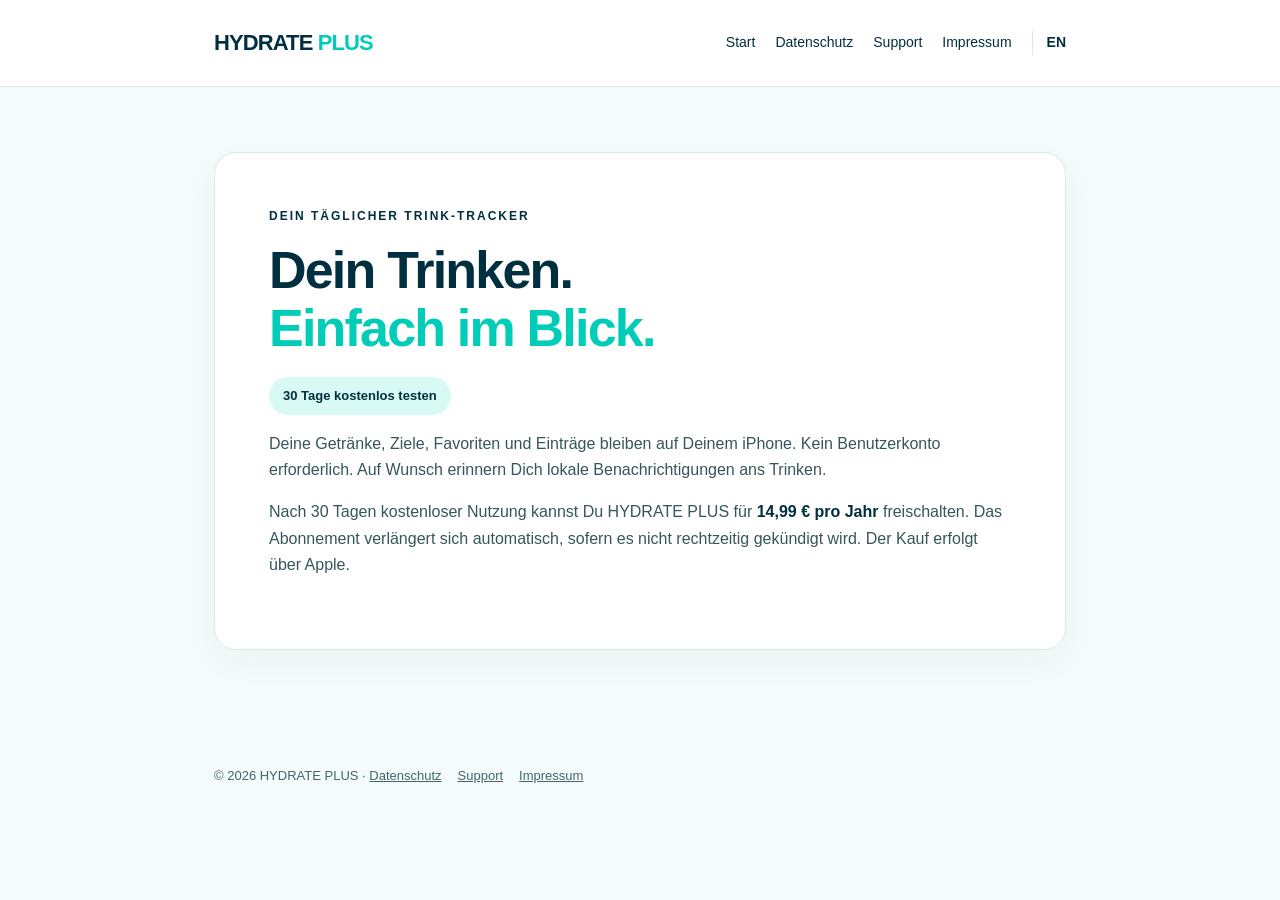
<file: index.html>
<!doctype html>
<!DOCTYPE html>

<html lang="de"><head><meta charset="utf-8"/><meta content="width=device-width,initial-scale=1" name="viewport"/><meta content="light" name="color-scheme"/><meta content="HYDRATE PLUS – Flüssigkeitsaufnahme einfach erfassen." name="description"/><title>Start | HYDRATE PLUS</title><link href="style.css" rel="stylesheet"/></head><body><header><div class="wrap nav"><a class="brand" href="index.html">HYDRATE <span>PLUS</span></a><nav aria-label="Navigation"><a href="index.html">Start</a><a href="datenschutz.html">Datenschutz</a><a href="support.html">Support</a><a href="impressum.html">Impressum</a><a aria-label="English" class="language-switch" href="index-en.html">EN</a></nav></div></header><main><div class="wrap"><article class="card"><div class="eyebrow">Dein täglicher Trink-Tracker</div><h1>Dein Trinken.<br/><span class="accent">Einfach im Blick.</span></h1><span class="pill">30 Tage kostenlos testen</span><p>Deine Getränke, Ziele, Favoriten und Einträge bleiben auf Deinem iPhone. Kein Benutzerkonto erforderlich. Auf Wunsch erinnern Dich lokale Benachrichtigungen ans Trinken.</p><p>Nach 30 Tagen kostenloser Nutzung kannst Du HYDRATE PLUS für <strong>14,99 € pro Jahr</strong> freischalten. Das Abonnement verlängert sich automatisch, sofern es nicht rechtzeitig gekündigt wird. Der Kauf erfolgt über Apple.</p></article></div></main><footer><div class="wrap">© 2026 HYDRATE PLUS · <a href="datenschutz.html">Datenschutz</a><a href="support.html">Support</a><a href="impressum.html">Impressum</a></div></footer></body></html>
</file>
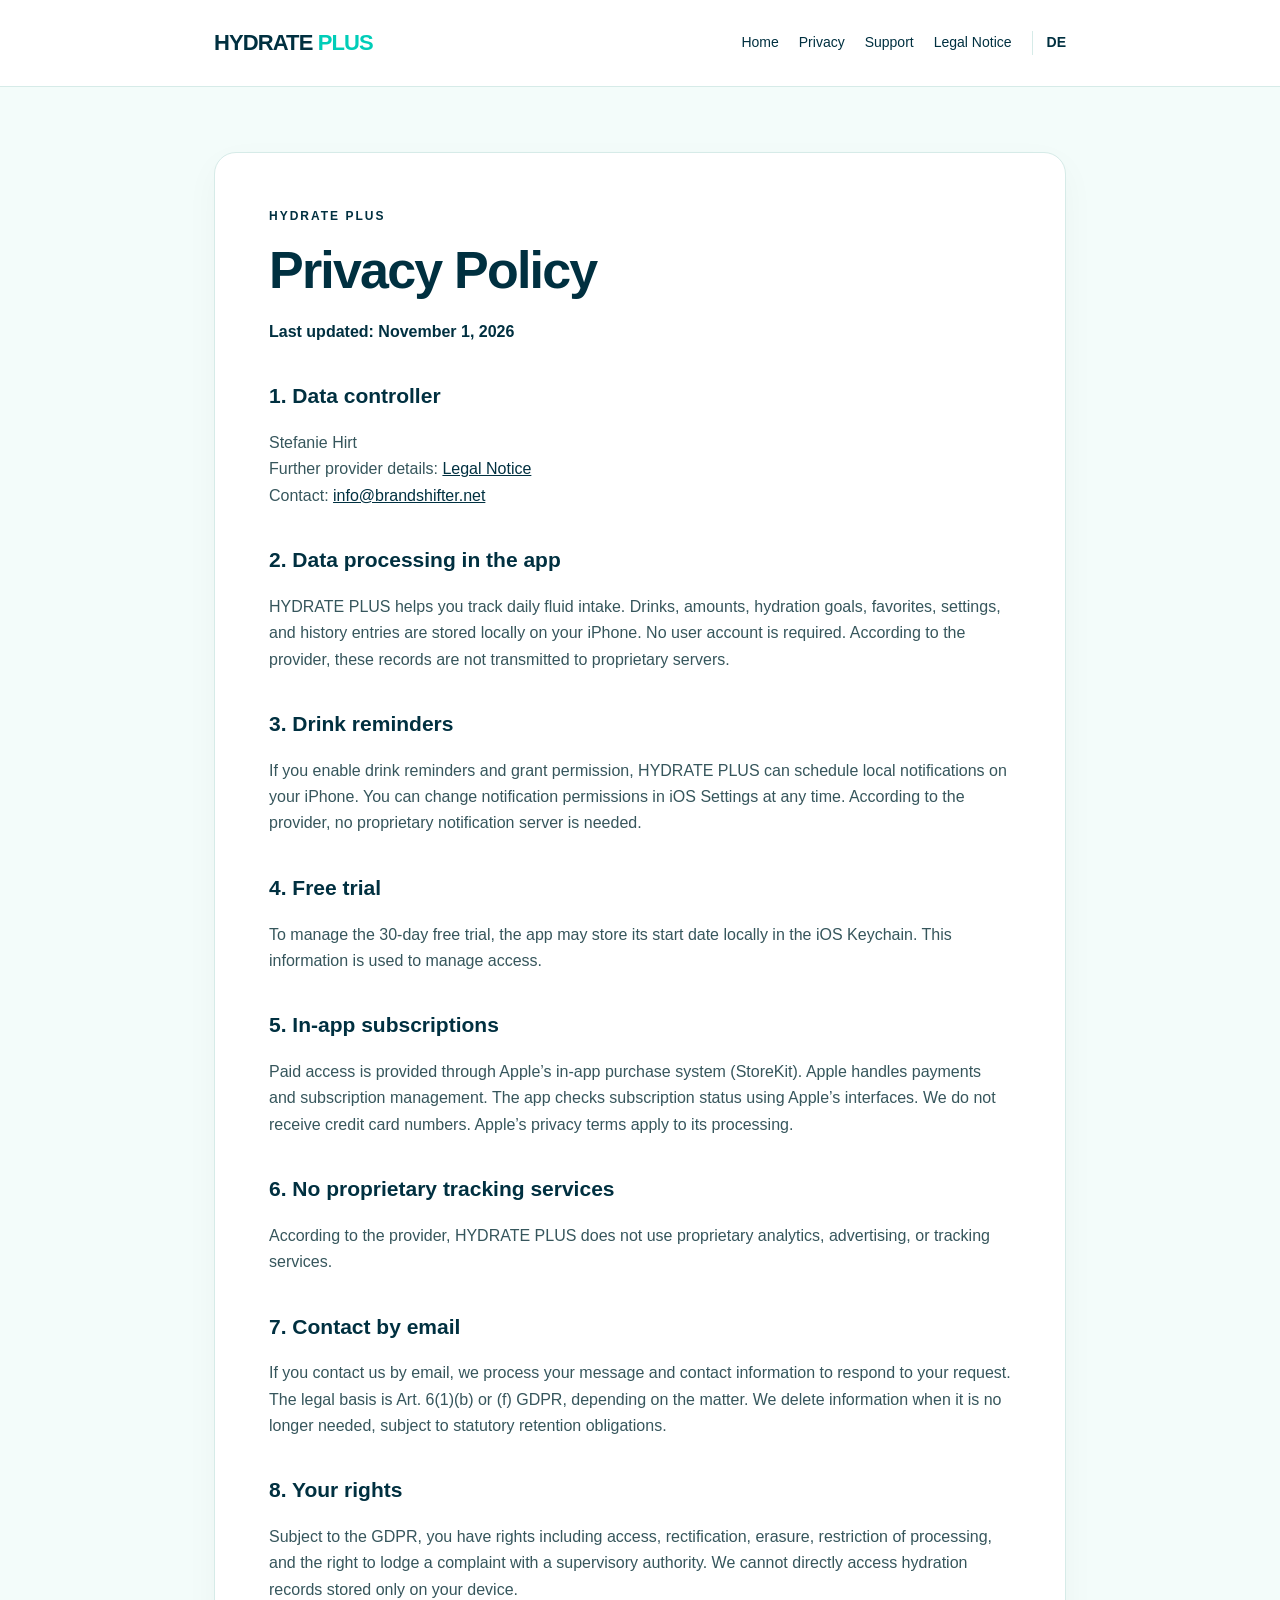
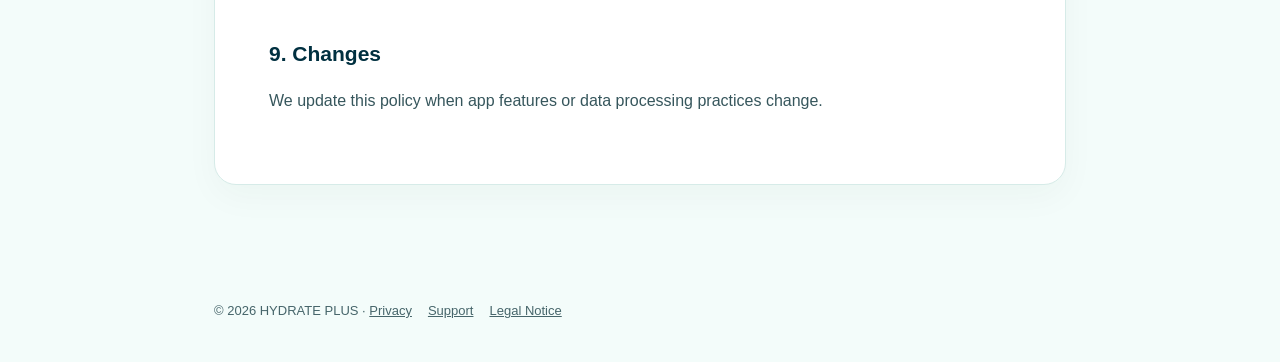
<file: datenschutz-en.html>
<!doctype html>
<html lang="en"><head><meta charset="utf-8"/><meta content="width=device-width,initial-scale=1" name="viewport"/><meta content="light" name="color-scheme"/><meta content="HYDRATE PLUS – Track your daily hydration." name="description"/><title>Privacy | HYDRATE PLUS</title><link href="style.css" rel="stylesheet"/></head><body><header><div class="wrap nav"><a class="brand" href="index-en.html">HYDRATE <span>PLUS</span></a><nav aria-label="Navigation"><a href="index-en.html">Home</a><a href="datenschutz-en.html">Privacy</a><a href="support-en.html">Support</a><a href="impressum-en.html">Legal Notice</a><a aria-label="Deutsch" class="language-switch" href="datenschutz.html">DE</a></nav></div></header><main><div class="wrap"><article class="card"><div class="eyebrow">HYDRATE PLUS</div><h1>Privacy Policy</h1><p><strong>Last updated: November 1, 2026</strong></p><h2>1. Data controller</h2><p>Stefanie Hirt<br/>Further provider details: <a href="impressum-en.html">Legal Notice</a><br/>Contact: <a href="mailto:info@brandshifter.net">info@brandshifter.net</a></p><h2>2. Data processing in the app</h2><p>HYDRATE PLUS helps you track daily fluid intake. Drinks, amounts, hydration goals, favorites, settings, and history entries are stored locally on your iPhone. No user account is required. According to the provider, these records are not transmitted to proprietary servers.</p><h2>3. Drink reminders</h2><p>If you enable drink reminders and grant permission, HYDRATE PLUS can schedule local notifications on your iPhone. You can change notification permissions in iOS Settings at any time. According to the provider, no proprietary notification server is needed.</p><h2>4. Free trial</h2><p>To manage the 30-day free trial, the app may store its start date locally in the iOS Keychain. This information is used to manage access.</p><h2>5. In-app subscriptions</h2><p>Paid access is provided through Apple’s in-app purchase system (StoreKit). Apple handles payments and subscription management. The app checks subscription status using Apple’s interfaces. We do not receive credit card numbers. Apple’s privacy terms apply to its processing.</p><h2>6. No proprietary tracking services</h2><p>According to the provider, HYDRATE PLUS does not use proprietary analytics, advertising, or tracking services.</p><h2>7. Contact by email</h2><p>If you contact us by email, we process your message and contact information to respond to your request. The legal basis is Art. 6(1)(b) or (f) GDPR, depending on the matter. We delete information when it is no longer needed, subject to statutory retention obligations.</p><h2>8. Your rights</h2><p>Subject to the GDPR, you have rights including access, rectification, erasure, restriction of processing, and the right to lodge a complaint with a supervisory authority. We cannot directly access hydration records stored only on your device.</p><h2>9. Changes</h2><p>We update this policy when app features or data processing practices change.</p></article></div></main><footer><div class="wrap">© 2026 HYDRATE PLUS · <a href="datenschutz-en.html">Privacy</a><a href="support-en.html">Support</a><a href="impressum-en.html">Legal Notice</a></div></footer></body></html>
</file>
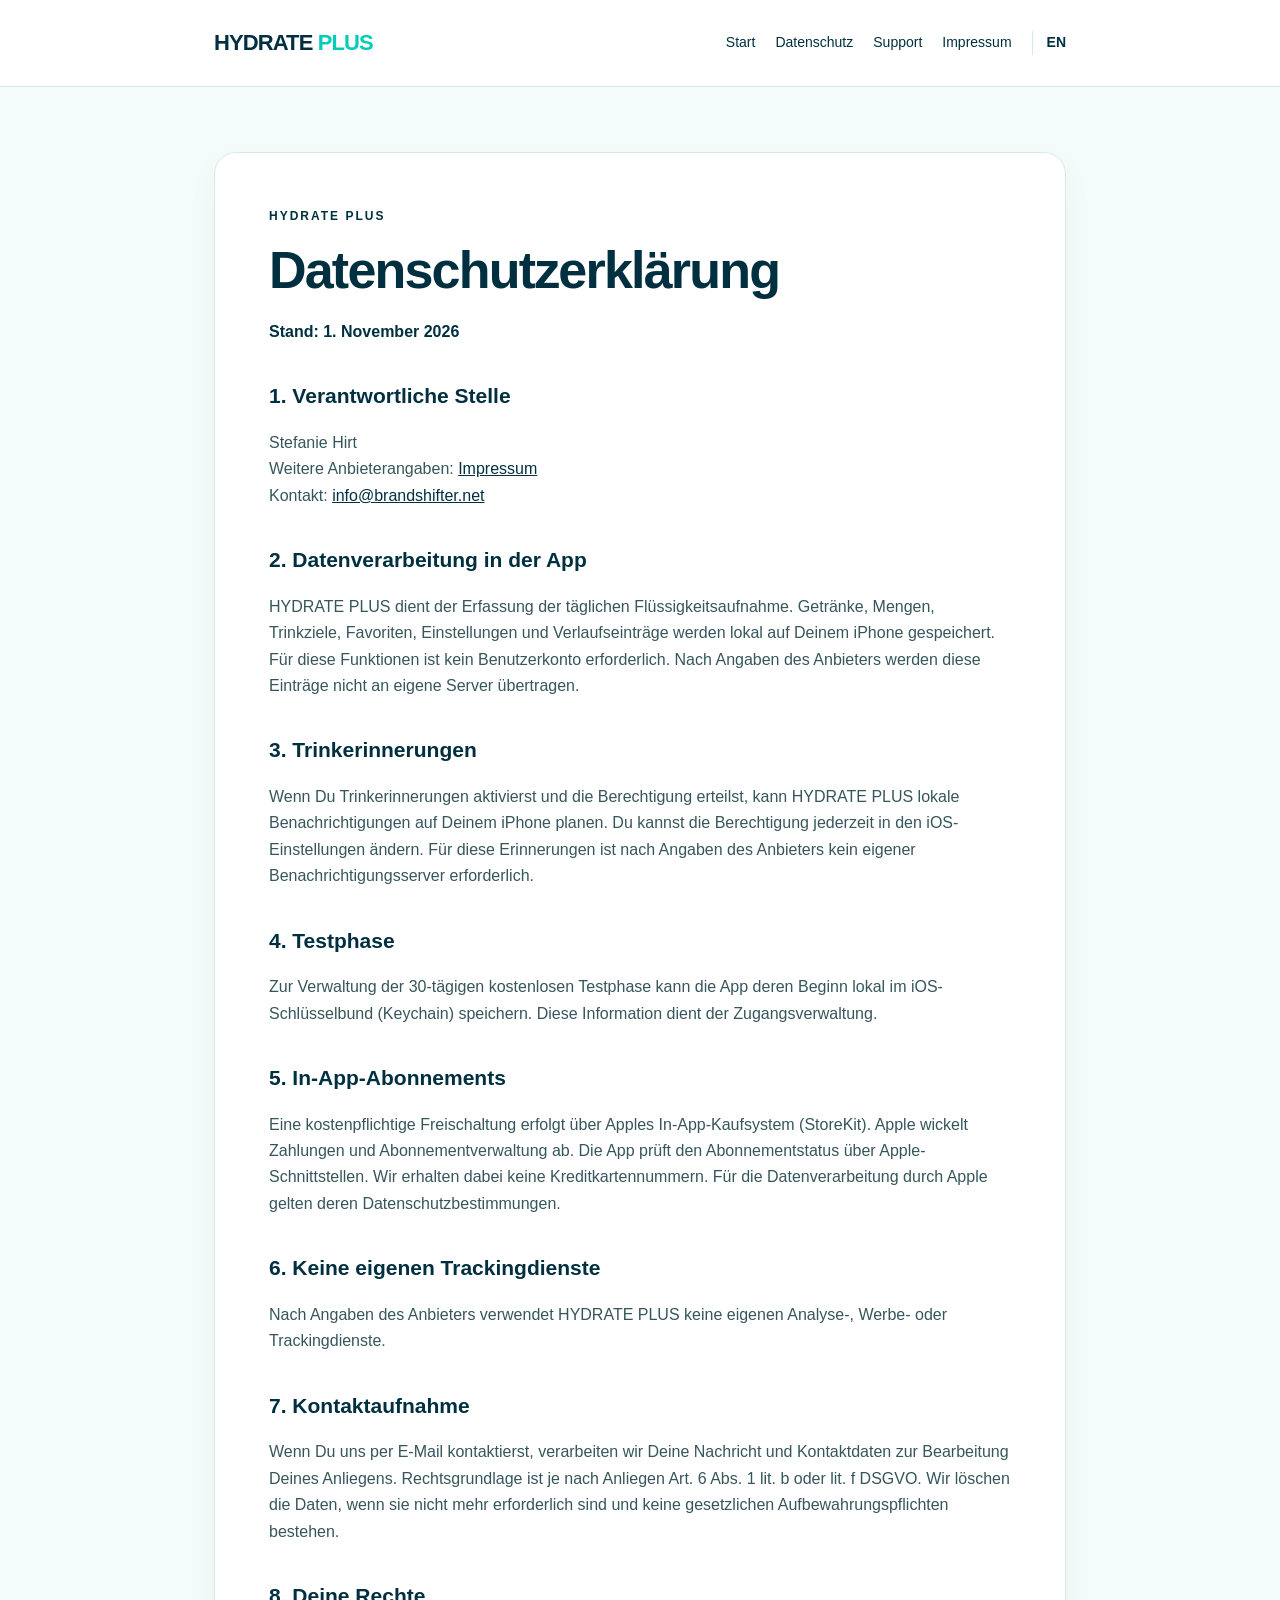
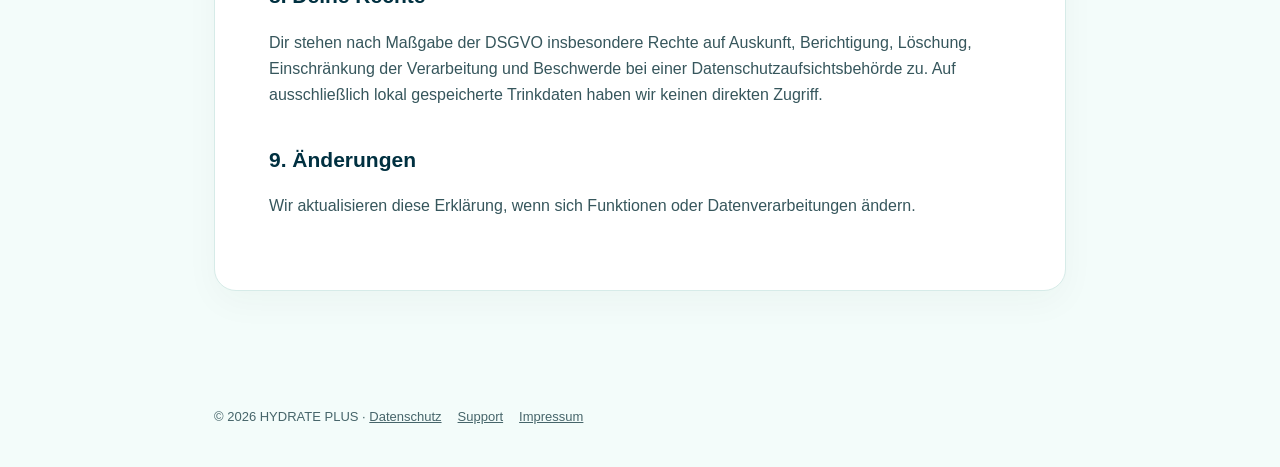
<file: datenschutz.html>
<!doctype html>
<html lang="de"><head><meta charset="utf-8"/><meta content="width=device-width,initial-scale=1" name="viewport"/><meta content="light" name="color-scheme"/><meta content="HYDRATE PLUS – Flüssigkeitsaufnahme einfach erfassen." name="description"/><title>Datenschutz | HYDRATE PLUS</title><link href="style.css" rel="stylesheet"/></head><body><header><div class="wrap nav"><a class="brand" href="index.html">HYDRATE <span>PLUS</span></a><nav aria-label="Navigation"><a href="index.html">Start</a><a href="datenschutz.html">Datenschutz</a><a href="support.html">Support</a><a href="impressum.html">Impressum</a><a aria-label="English" class="language-switch" href="datenschutz-en.html">EN</a></nav></div></header><main><div class="wrap"><article class="card"><div class="eyebrow">HYDRATE PLUS</div><h1>Datenschutzerklärung</h1><p><strong>Stand: 1. November 2026</strong></p><h2>1. Verantwortliche Stelle</h2><p>Stefanie Hirt<br/>Weitere Anbieterangaben: <a href="impressum.html">Impressum</a><br/>Kontakt: <a href="mailto:info@brandshifter.net">info@brandshifter.net</a></p><h2>2. Datenverarbeitung in der App</h2><p>HYDRATE PLUS dient der Erfassung der täglichen Flüssigkeitsaufnahme. Getränke, Mengen, Trinkziele, Favoriten, Einstellungen und Verlaufseinträge werden lokal auf Deinem iPhone gespeichert. Für diese Funktionen ist kein Benutzerkonto erforderlich. Nach Angaben des Anbieters werden diese Einträge nicht an eigene Server übertragen.</p><h2>3. Trinkerinnerungen</h2><p>Wenn Du Trinkerinnerungen aktivierst und die Berechtigung erteilst, kann HYDRATE PLUS lokale Benachrichtigungen auf Deinem iPhone planen. Du kannst die Berechtigung jederzeit in den iOS-Einstellungen ändern. Für diese Erinnerungen ist nach Angaben des Anbieters kein eigener Benachrichtigungsserver erforderlich.</p><h2>4. Testphase</h2><p>Zur Verwaltung der 30-tägigen kostenlosen Testphase kann die App deren Beginn lokal im iOS-Schlüsselbund (Keychain) speichern. Diese Information dient der Zugangsverwaltung.</p><h2>5. In-App-Abonnements</h2><p>Eine kostenpflichtige Freischaltung erfolgt über Apples In-App-Kaufsystem (StoreKit). Apple wickelt Zahlungen und Abonnementverwaltung ab. Die App prüft den Abonnementstatus über Apple-Schnittstellen. Wir erhalten dabei keine Kreditkartennummern. Für die Datenverarbeitung durch Apple gelten deren Datenschutzbestimmungen.</p><h2>6. Keine eigenen Trackingdienste</h2><p>Nach Angaben des Anbieters verwendet HYDRATE PLUS keine eigenen Analyse-, Werbe- oder Trackingdienste.</p><h2>7. Kontaktaufnahme</h2><p>Wenn Du uns per E-Mail kontaktierst, verarbeiten wir Deine Nachricht und Kontaktdaten zur Bearbeitung Deines Anliegens. Rechtsgrundlage ist je nach Anliegen Art. 6 Abs. 1 lit. b oder lit. f DSGVO. Wir löschen die Daten, wenn sie nicht mehr erforderlich sind und keine gesetzlichen Aufbewahrungspflichten bestehen.</p><h2>8. Deine Rechte</h2><p>Dir stehen nach Maßgabe der DSGVO insbesondere Rechte auf Auskunft, Berichtigung, Löschung, Einschränkung der Verarbeitung und Beschwerde bei einer Datenschutzaufsichtsbehörde zu. Auf ausschließlich lokal gespeicherte Trinkdaten haben wir keinen direkten Zugriff.</p><h2>9. Änderungen</h2><p>Wir aktualisieren diese Erklärung, wenn sich Funktionen oder Datenverarbeitungen ändern.</p></article></div></main><footer><div class="wrap">© 2026 HYDRATE PLUS · <a href="datenschutz.html">Datenschutz</a><a href="support.html">Support</a><a href="impressum.html">Impressum</a></div></footer></body></html>
</file>
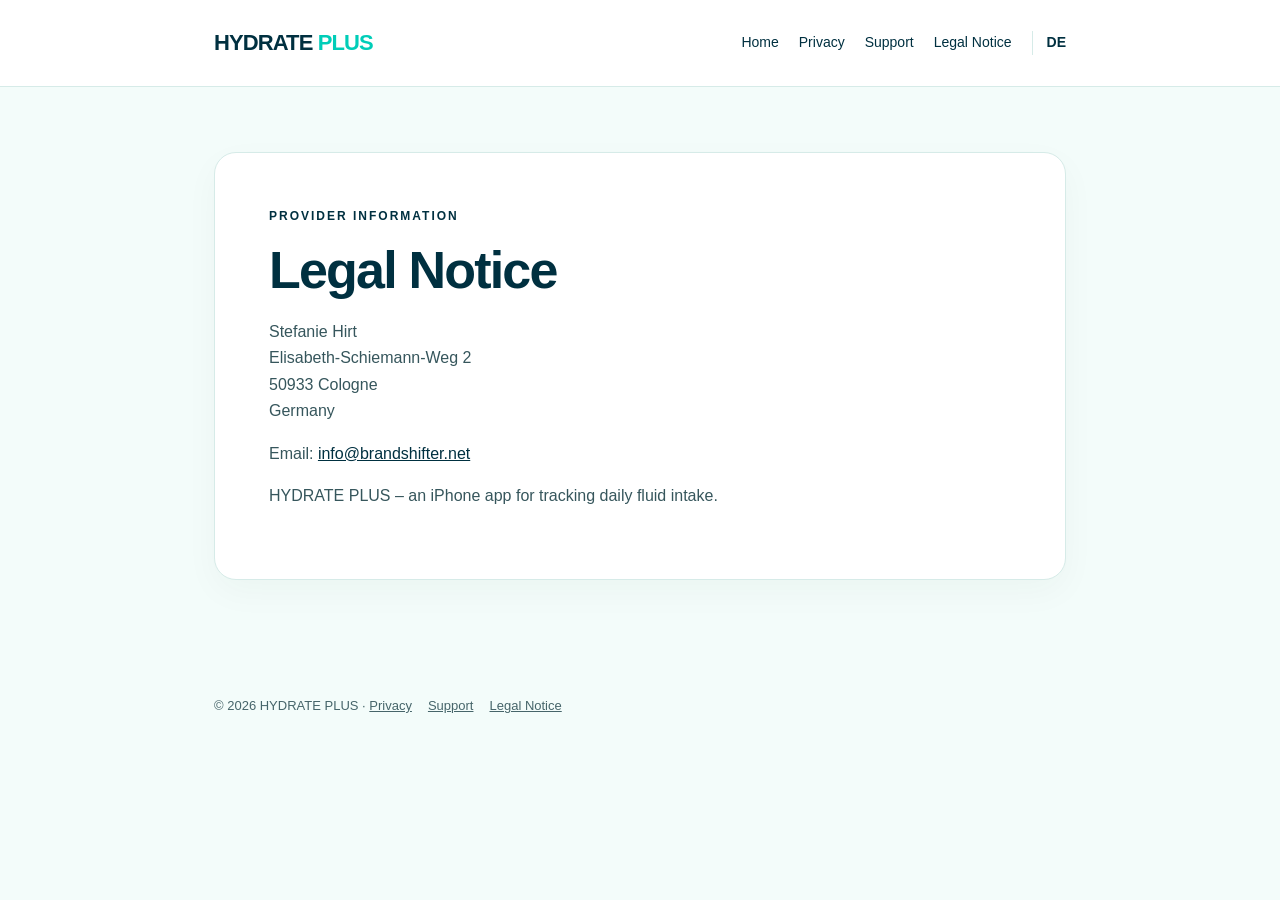
<file: impressum-en.html>
<!doctype html>
<!DOCTYPE html>

<!DOCTYPE html>

<html lang="en"><head><meta charset="utf-8"/><meta content="width=device-width,initial-scale=1" name="viewport"/><meta content="light" name="color-scheme"/><meta content="HYDRATE PLUS – Track your daily hydration." name="description"/><title>Legal Notice | HYDRATE PLUS</title><link href="style.css" rel="stylesheet"/></head><body><header><div class="wrap nav"><a class="brand" href="index-en.html">HYDRATE <span>PLUS</span></a><nav aria-label="Navigation"><a href="index-en.html">Home</a><a href="datenschutz-en.html">Privacy</a><a href="support-en.html">Support</a><a href="impressum-en.html">Legal Notice</a><a aria-label="Deutsch" class="language-switch" href="impressum.html">DE</a></nav></div></header><main><div class="wrap"><article class="card"><div class="eyebrow">Provider information</div><h1>Legal Notice</h1><p>Stefanie Hirt<br/>Elisabeth-Schiemann-Weg 2<br/>50933 Cologne<br/>Germany</p><p>Email: <a href="mailto:info@brandshifter.net">info@brandshifter.net</a></p><p>HYDRATE PLUS – an iPhone app for tracking daily fluid intake.</p></article></div></main><footer><div class="wrap">© 2026 HYDRATE PLUS · <a href="datenschutz-en.html">Privacy</a><a href="support-en.html">Support</a><a href="impressum-en.html">Legal Notice</a></div></footer></body></html>
</file>
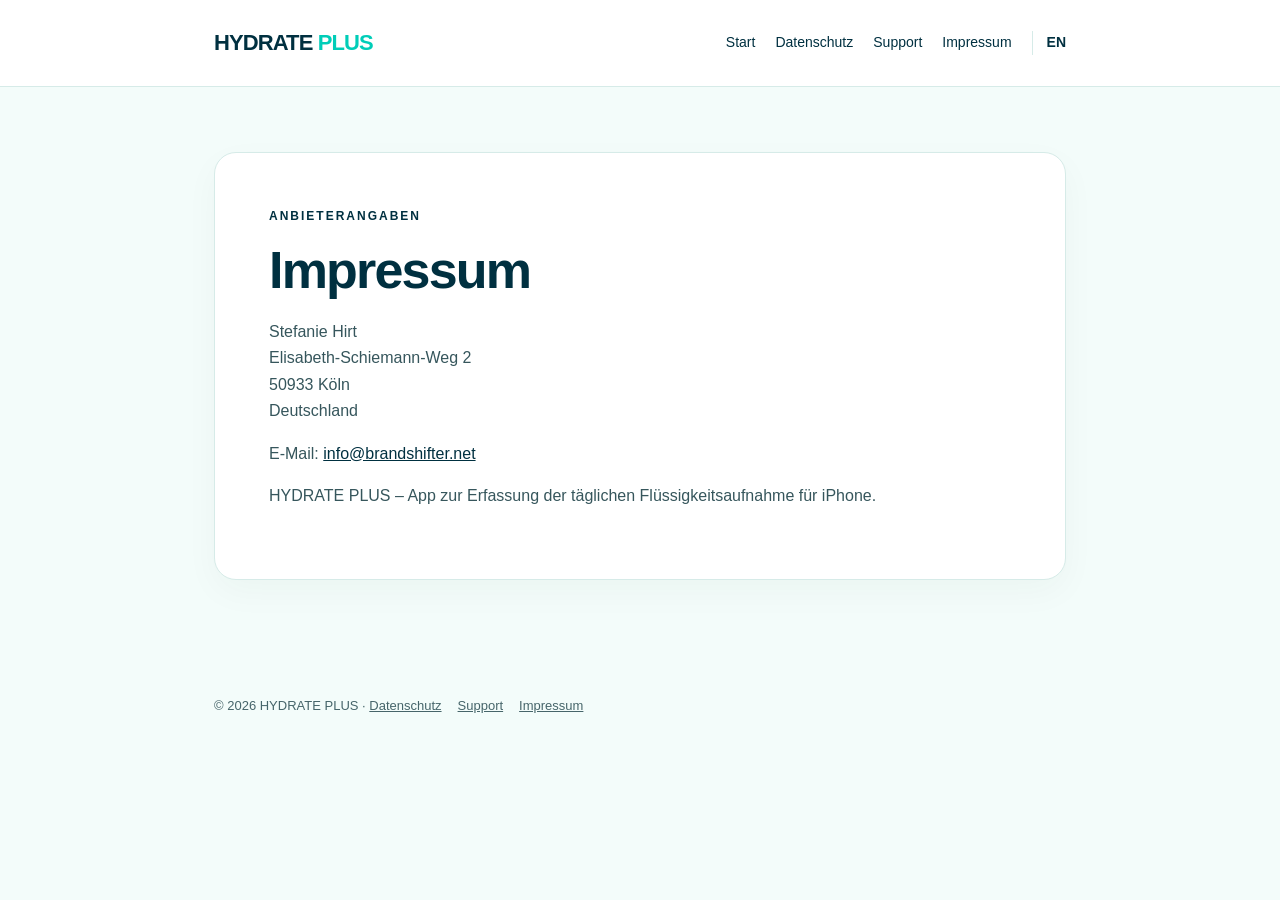
<file: impressum.html>
<!doctype html>
<!DOCTYPE html>

<html lang="de"><head><meta charset="utf-8"/><meta content="width=device-width,initial-scale=1" name="viewport"/><meta content="light" name="color-scheme"/><meta content="HYDRATE PLUS – Flüssigkeitsaufnahme einfach erfassen." name="description"/><title>Impressum | HYDRATE PLUS</title><link href="style.css" rel="stylesheet"/></head><body><header><div class="wrap nav"><a class="brand" href="index.html">HYDRATE <span>PLUS</span></a><nav aria-label="Navigation"><a href="index.html">Start</a><a href="datenschutz.html">Datenschutz</a><a href="support.html">Support</a><a href="impressum.html">Impressum</a><a aria-label="English" class="language-switch" href="impressum-en.html">EN</a></nav></div></header><main><div class="wrap"><article class="card"><div class="eyebrow">Anbieterangaben</div><h1>Impressum</h1><p>Stefanie Hirt<br/>Elisabeth-Schiemann-Weg 2<br/>50933 Köln<br/>Deutschland</p><p>E-Mail: <a href="mailto:info@brandshifter.net">info@brandshifter.net</a></p><p>HYDRATE PLUS – App zur Erfassung der täglichen Flüssigkeitsaufnahme für iPhone.</p></article></div></main><footer><div class="wrap">© 2026 HYDRATE PLUS · <a href="datenschutz.html">Datenschutz</a><a href="support.html">Support</a><a href="impressum.html">Impressum</a></div></footer></body></html>
</file>
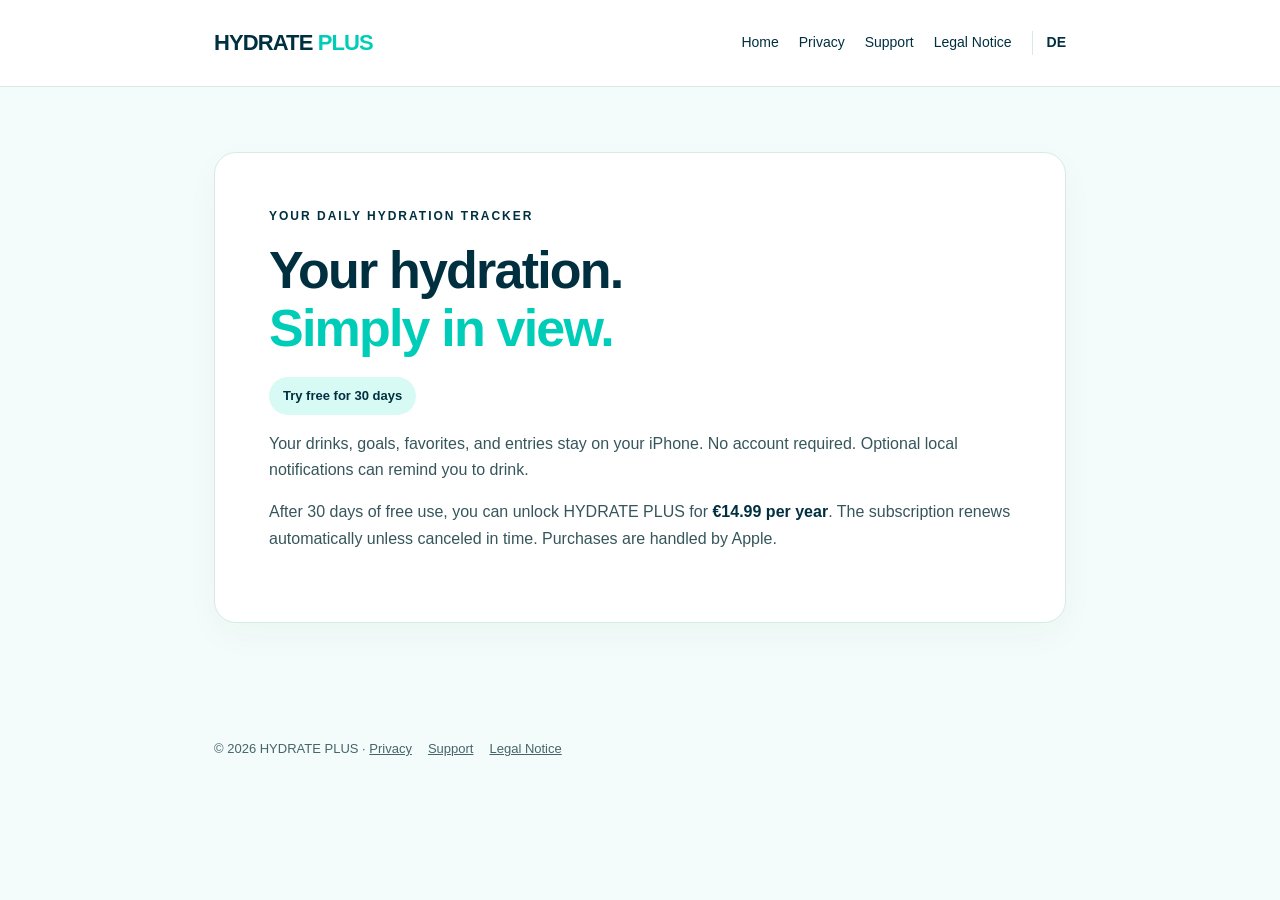
<file: index-en.html>
<!doctype html>
<!DOCTYPE html>

<!DOCTYPE html>

<html lang="en"><head><meta charset="utf-8"/><meta content="width=device-width,initial-scale=1" name="viewport"/><meta content="light" name="color-scheme"/><meta content="HYDRATE PLUS – Track your daily hydration." name="description"/><title>Home | HYDRATE PLUS</title><link href="style.css" rel="stylesheet"/></head><body><header><div class="wrap nav"><a class="brand" href="index-en.html">HYDRATE <span>PLUS</span></a><nav aria-label="Navigation"><a href="index-en.html">Home</a><a href="datenschutz-en.html">Privacy</a><a href="support-en.html">Support</a><a href="impressum-en.html">Legal Notice</a><a aria-label="Deutsch" class="language-switch" href="index.html">DE</a></nav></div></header><main><div class="wrap"><article class="card"><div class="eyebrow">Your daily hydration tracker</div><h1>Your hydration.<br/><span class="accent">Simply in view.</span></h1><span class="pill">Try free for 30 days</span><p>Your drinks, goals, favorites, and entries stay on your iPhone. No account required. Optional local notifications can remind you to drink.</p><p>After 30 days of free use, you can unlock HYDRATE PLUS for <strong>€14.99 per year</strong>. The subscription renews automatically unless canceled in time. Purchases are handled by Apple.</p></article></div></main><footer><div class="wrap">© 2026 HYDRATE PLUS · <a href="datenschutz-en.html">Privacy</a><a href="support-en.html">Support</a><a href="impressum-en.html">Legal Notice</a></div></footer></body></html>
</file>
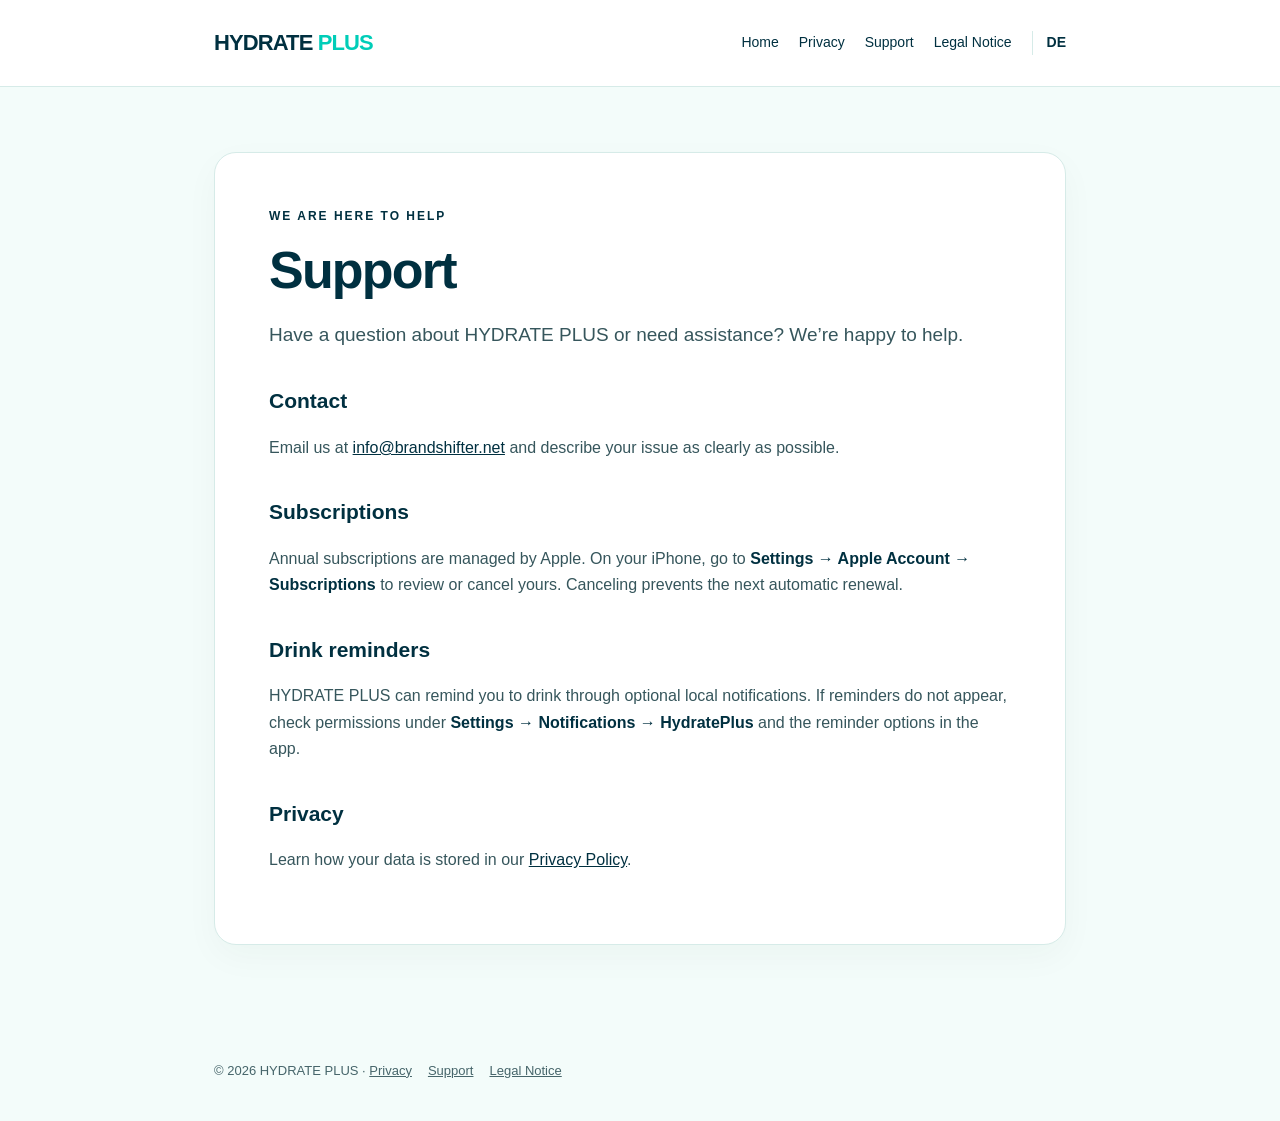
<file: support-en.html>
<!doctype html>
<html lang="en"><head><meta charset="utf-8"/><meta content="width=device-width,initial-scale=1" name="viewport"/><meta content="light" name="color-scheme"/><meta content="HYDRATE PLUS – Track your daily hydration." name="description"/><title>Support | HYDRATE PLUS</title><link href="style.css" rel="stylesheet"/></head><body><header><div class="wrap nav"><a class="brand" href="index-en.html">HYDRATE <span>PLUS</span></a><nav aria-label="Navigation"><a href="index-en.html">Home</a><a href="datenschutz-en.html">Privacy</a><a href="support-en.html">Support</a><a href="impressum-en.html">Legal Notice</a><a aria-label="Deutsch" class="language-switch" href="support.html">DE</a></nav></div></header><main><div class="wrap"><article class="card"><div class="eyebrow">We are here to help</div><h1>Support</h1><p class="lead">Have a question about HYDRATE PLUS or need assistance? We’re happy to help.</p><h2>Contact</h2><p>Email us at <a href="mailto:info@brandshifter.net">info@brandshifter.net</a> and describe your issue as clearly as possible.</p><h2>Subscriptions</h2><p>Annual subscriptions are managed by Apple. On your iPhone, go to <strong>Settings → Apple Account → Subscriptions</strong> to review or cancel yours. Canceling prevents the next automatic renewal.</p><h2>Drink reminders</h2><p>HYDRATE PLUS can remind you to drink through optional local notifications. If reminders do not appear, check permissions under <strong>Settings → Notifications → HydratePlus</strong> and the reminder options in the app.</p><h2>Privacy</h2><p>Learn how your data is stored in our <a href="datenschutz-en.html">Privacy Policy</a>.</p></article></div></main><footer><div class="wrap">© 2026 HYDRATE PLUS · <a href="datenschutz-en.html">Privacy</a><a href="support-en.html">Support</a><a href="impressum-en.html">Legal Notice</a></div></footer></body></html>
</file>
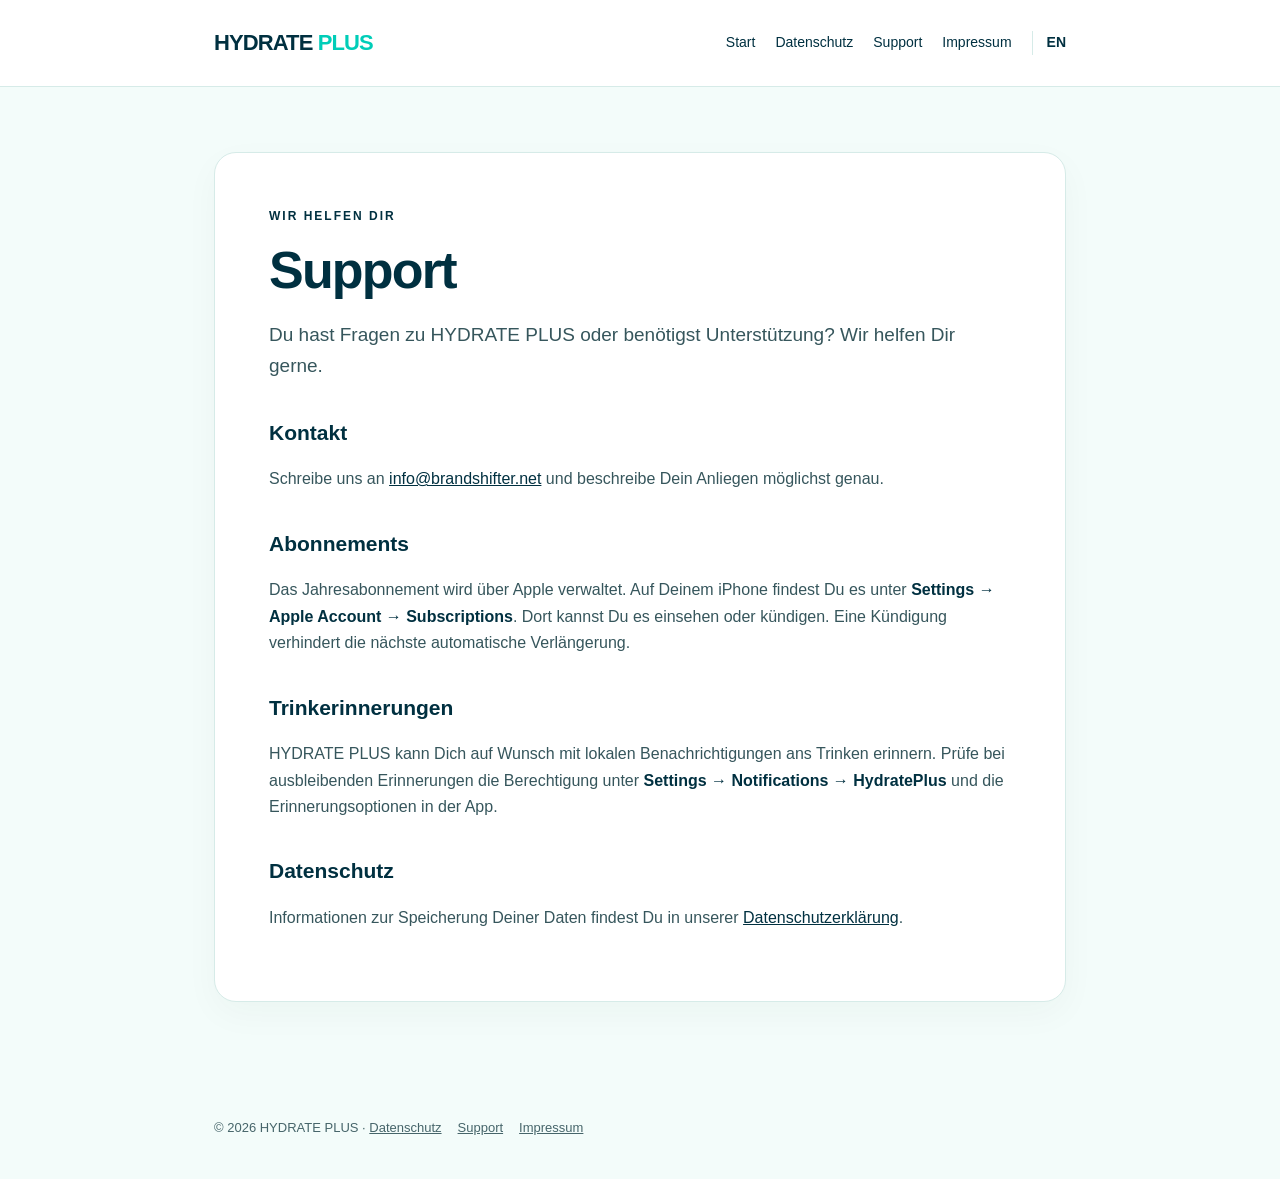
<file: support.html>
<!doctype html>
<html lang="de"><head><meta charset="utf-8"/><meta content="width=device-width,initial-scale=1" name="viewport"/><meta content="light" name="color-scheme"/><meta content="HYDRATE PLUS – Flüssigkeitsaufnahme einfach erfassen." name="description"/><title>Support | HYDRATE PLUS</title><link href="style.css" rel="stylesheet"/></head><body><header><div class="wrap nav"><a class="brand" href="index.html">HYDRATE <span>PLUS</span></a><nav aria-label="Navigation"><a href="index.html">Start</a><a href="datenschutz.html">Datenschutz</a><a href="support.html">Support</a><a href="impressum.html">Impressum</a><a aria-label="English" class="language-switch" href="support-en.html">EN</a></nav></div></header><main><div class="wrap"><article class="card"><div class="eyebrow">Wir helfen Dir</div><h1>Support</h1><p class="lead">Du hast Fragen zu HYDRATE PLUS oder benötigst Unterstützung? Wir helfen Dir gerne.</p><h2>Kontakt</h2><p>Schreibe uns an <a href="mailto:info@brandshifter.net">info@brandshifter.net</a> und beschreibe Dein Anliegen möglichst genau.</p><h2>Abonnements</h2><p>Das Jahresabonnement wird über Apple verwaltet. Auf Deinem iPhone findest Du es unter <strong>Settings → Apple Account → Subscriptions</strong>. Dort kannst Du es einsehen oder kündigen. Eine Kündigung verhindert die nächste automatische Verlängerung.</p><h2>Trinkerinnerungen</h2><p>HYDRATE PLUS kann Dich auf Wunsch mit lokalen Benachrichtigungen ans Trinken erinnern. Prüfe bei ausbleibenden Erinnerungen die Berechtigung unter <strong>Settings → Notifications → HydratePlus</strong> und die Erinnerungsoptionen in der App.</p><h2>Datenschutz</h2><p>Informationen zur Speicherung Deiner Daten findest Du in unserer <a href="datenschutz.html">Datenschutzerklärung</a>.</p></article></div></main><footer><div class="wrap">© 2026 HYDRATE PLUS · <a href="datenschutz.html">Datenschutz</a><a href="support.html">Support</a><a href="impressum.html">Impressum</a></div></footer></body></html>
</file>
<file: style.css>
:root{--green:#003040;--orange:#00CDB8;--ink:#003040;--muted:#46656A;--bg:#F3FCFA;--line:#D6EBE8}*{box-sizing:border-box}body{margin:0;font-family:-apple-system,BlinkMacSystemFont,"Helvetica Neue",Arial,sans-serif;background:var(--bg);color:var(--ink);line-height:1.65}header{background:#fff;border-bottom:1px solid var(--line)}.wrap{max-width:900px;margin:auto;padding:0 24px}.nav{display:flex;justify-content:space-between;align-items:center;gap:18px;min-height:86px;flex-wrap:wrap}.brand{font-size:22px;font-weight:850;letter-spacing:-.9px;color:var(--green);text-decoration:none}.brand span{color:var(--orange)}nav{display:flex;gap:20px;flex-wrap:wrap}nav a{font-size:14px;color:var(--ink);text-decoration:none}nav a:hover{color:var(--green)}main{padding:65px 0 90px}.eyebrow{color:var(--green);text-transform:uppercase;font-size:12px;font-weight:800;letter-spacing:2px}.card{background:white;border:1px solid var(--line);border-radius:22px;padding:clamp(25px,5vw,54px);box-shadow:0 12px 35px #17312809}h1{font-size:clamp(34px,5vw,52px);line-height:1.12;letter-spacing:-1.8px;margin:14px 0 20px}h2{font-size:21px;margin:34px 0 9px}p,li{color:#36565C}strong{color:var(--ink)}.lead{font-size:19px}.accent{color:var(--orange)}a{color:var(--green)}.pill{display:inline-block;background:#D8FAF4;color:var(--green);padding:8px 14px;border-radius:999px;font-weight:750;font-size:13px}.button{display:inline-block;background:var(--green);color:white;text-decoration:none;padding:12px 21px;border-radius:12px;font-weight:700;margin-top:12px}.rule{height:1px;background:var(--line);margin:30px 0}footer{padding:25px 0 40px;color:var(--muted);font-size:13px}footer a{margin-right:16px;color:var(--muted)}.note{padding:18px;background:#E7FFFB;border-left:4px solid var(--orange);border-radius:8px} @media(max-width:600px){.nav{padding:18px 0}main{padding-top:30px}nav{gap:13px}}

/* HYDRATE PLUS: original project brand colors must be confirmed before launch. */

.language-switch{font-weight:800;border-left:1px solid var(--line);padding-left:14px}
</file>
